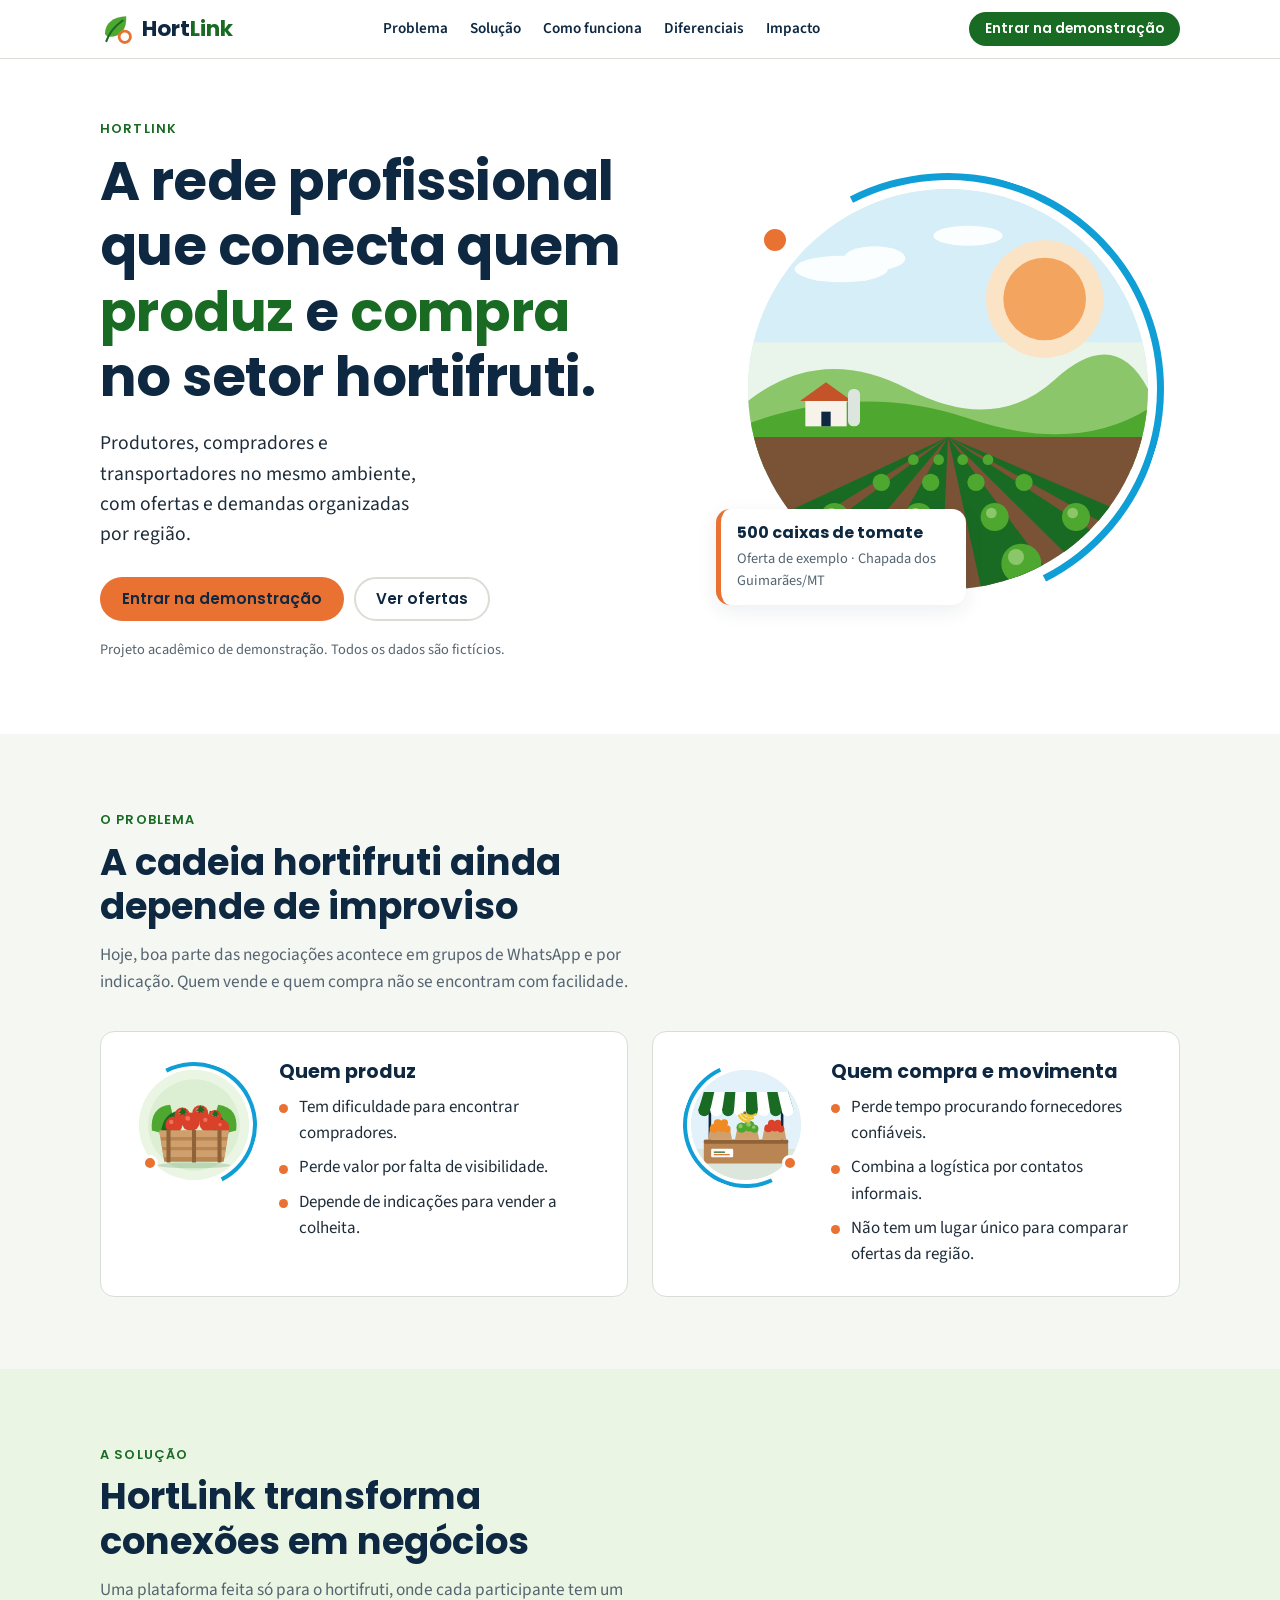
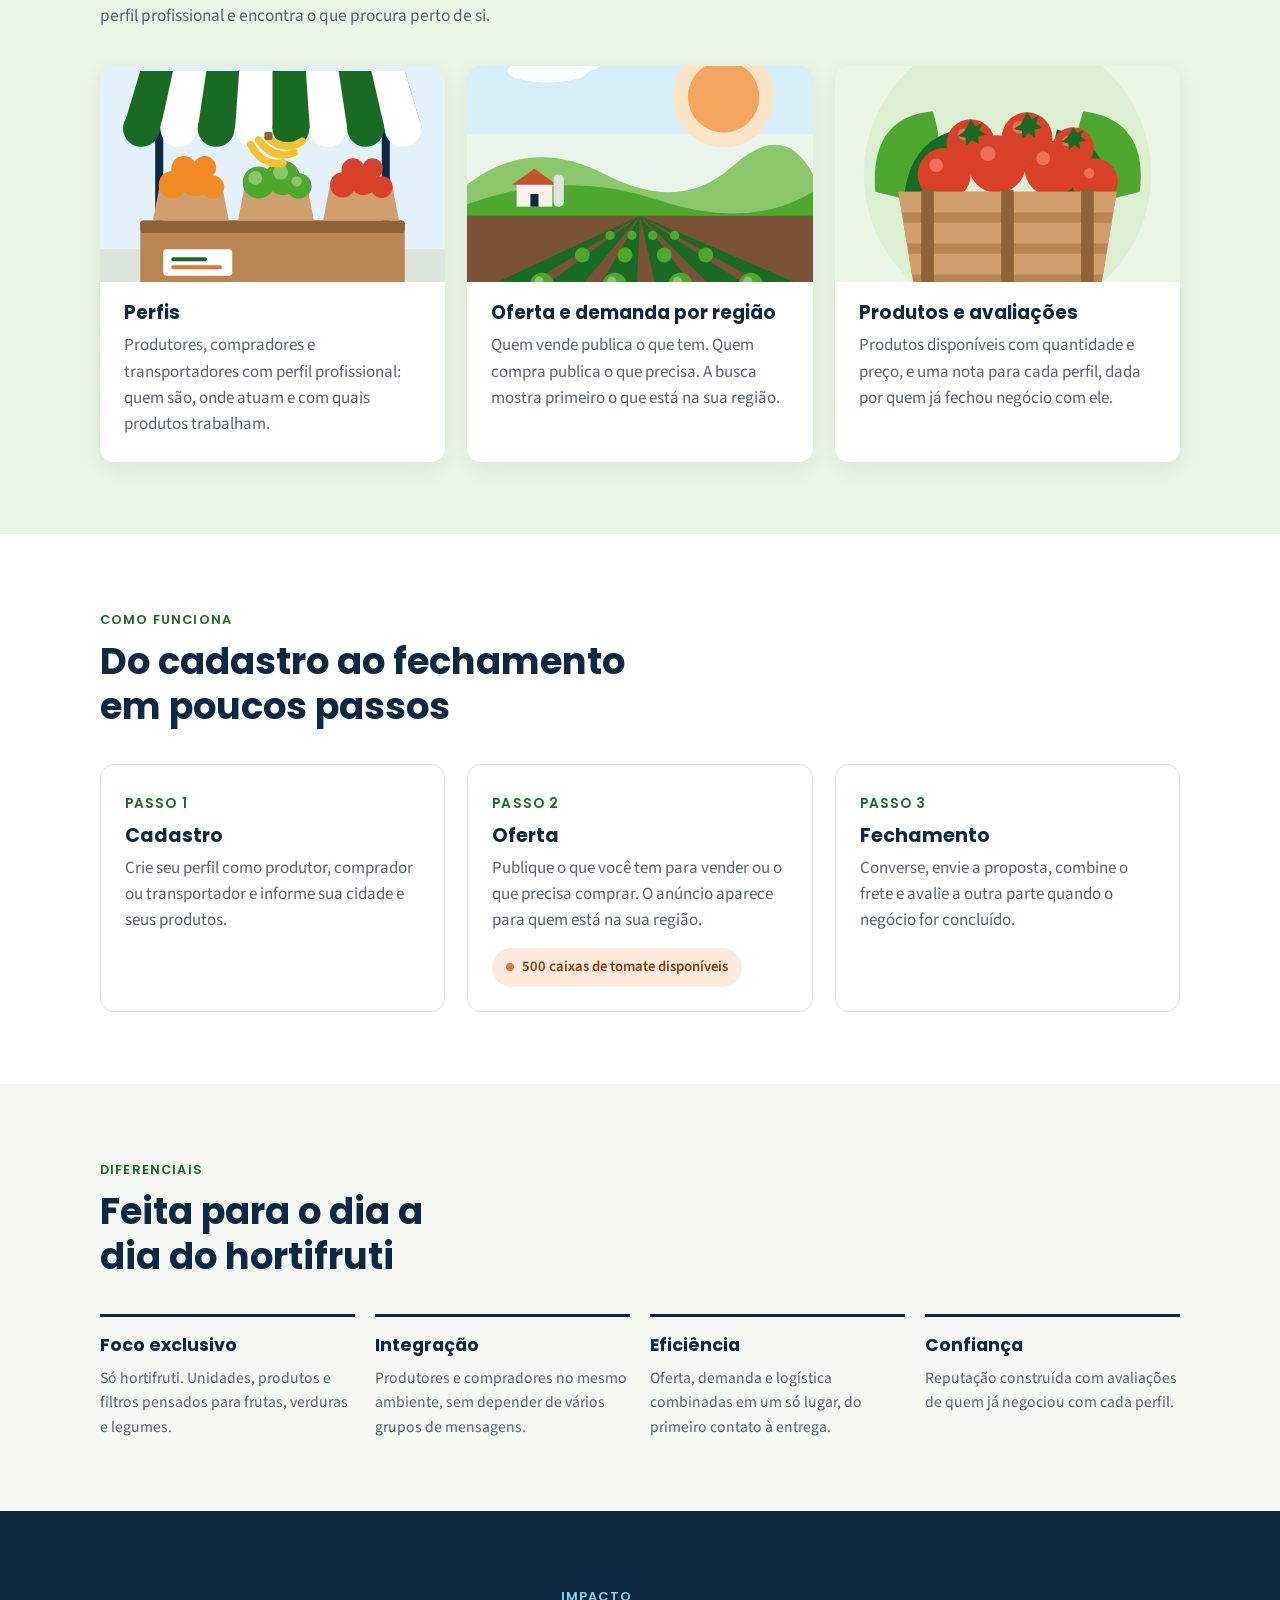
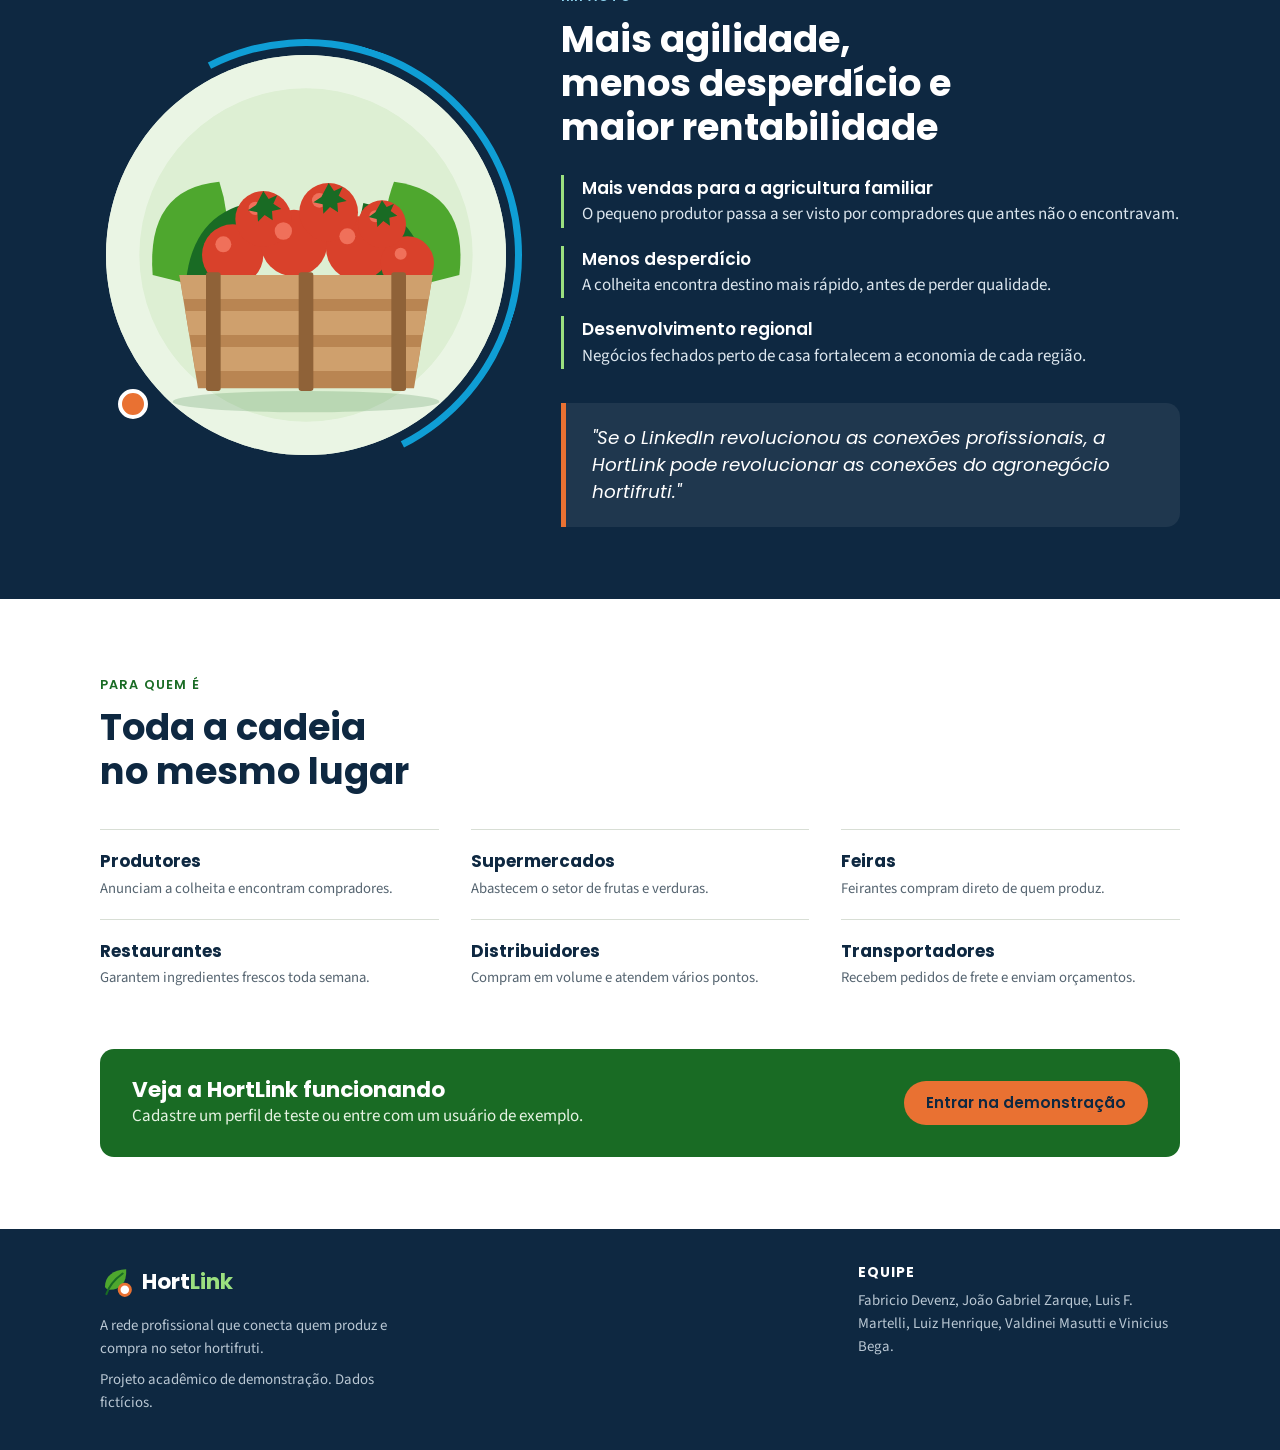
<file: index.html>
<!DOCTYPE html>
<html lang="pt-BR">
<head>
  <meta charset="UTF-8">
  <meta name="viewport" content="width=device-width, initial-scale=1, viewport-fit=cover">
  <title>HortLink</title>
  <meta name="description" content="HortLink: a rede profissional que conecta quem produz e compra no setor hortifruti.">
  <link rel="icon" href="img/logo.svg" type="image/svg+xml">
  <link rel="preconnect" href="https://fonts.googleapis.com">
  <link rel="preconnect" href="https://fonts.gstatic.com" crossorigin>
  <link rel="stylesheet" href="https://fonts.googleapis.com/css2?family=Poppins:wght@500;600;700&family=Source+Sans+3:wght@400;600;700&display=swap">
  <link rel="stylesheet" href="css/style.css">
</head>
<body>

  <!-- Cabeçalho -->
  <header class="topo-landing">
    <div class="container">
      <a class="logo" href="index.html" aria-label="HortLink, página inicial">
        <img src="img/logo.svg" alt="">
        <span>Hort<span>Link</span></span>
      </a>
      <nav class="menu-landing" aria-label="Seções da página">
        <a href="#problema">Problema</a>
        <a href="#solucao">Solução</a>
        <a href="#como-funciona">Como funciona</a>
        <a href="#diferenciais">Diferenciais</a>
        <a href="#impacto">Impacto</a>
      </nav>
      <a class="btn btn-verde btn-pequeno" href="app.html#entrar">Entrar na demonstração</a>
    </div>
  </header>

  <main>

    <!-- 1. Hero -->
    <section class="hero">
      <div class="container">
        <div>
          <span class="sobretitulo">HortLink</span>
          <h1>A rede profissional que conecta quem <em>produz</em> e <em>compra</em> no setor hortifruti.</h1>
          <p class="slogan">Produtores, compradores e transportadores no mesmo ambiente, com ofertas e demandas organizadas por região.</p>
          <div class="linha-botoes">
            <a class="btn btn-primario" href="app.html#entrar">Entrar na demonstração</a>
            <a class="btn btn-contorno" href="app.html#mercado">Ver ofertas</a>
          </div>
          <p class="hero-nota">Projeto acadêmico de demonstração. Todos os dados são fictícios.</p>
        </div>
        <div class="hero-imagem">
          <div class="foto-circular ponto-acima">
            <img src="img/campo.svg" alt="Campo cultivado com fileiras de hortaliças"
                 data-foto="https://images.unsplash.com/photo-1598871569630-f00343aad008?auto=format&fit=crop&w=800&h=800&q=75">
          </div>
          <div class="oferta-exemplo">
            <strong>500 caixas de tomate</strong>
            <span>Oferta de exemplo · Chapada dos Guimarães/MT</span>
          </div>
        </div>
      </div>
    </section>

    <!-- 2. Problema -->
    <section class="secao" id="problema">
      <div class="container">
        <div class="cabecalho-secao">
          <span class="sobretitulo">O problema</span>
          <h2 class="titulo-secao">A cadeia hortifruti ainda depende de improviso</h2>
          <p class="texto-secao">Hoje, boa parte das negociações acontece em grupos de WhatsApp e por indicação. Quem vende e quem compra não se encontram com facilidade.</p>
        </div>
        <div class="duas-colunas">
          <article class="bloco-problema">
            <div class="foto-circular">
              <img src="img/colheita.svg" alt="Tomates recém-colhidos"
                   data-foto="https://images.unsplash.com/photo-1629398781739-9caec1eb9409?auto=format&fit=crop&w=400&h=400&q=75">
            </div>
            <div>
              <h3>Quem produz</h3>
              <ul class="lista-pontos">
                <li>Tem dificuldade para encontrar compradores.</li>
                <li>Perde valor por falta de visibilidade.</li>
                <li>Depende de indicações para vender a colheita.</li>
              </ul>
            </div>
          </article>
          <article class="bloco-problema">
            <div class="foto-circular arco-esquerda">
              <img src="img/feira.svg" alt="Banca com frutas e verduras"
                   data-foto="https://images.unsplash.com/photo-1707736175510-96048f3374de?auto=format&fit=crop&w=400&h=400&q=75">
            </div>
            <div>
              <h3>Quem compra e movimenta</h3>
              <ul class="lista-pontos">
                <li>Perde tempo procurando fornecedores confiáveis.</li>
                <li>Combina a logística por contatos informais.</li>
                <li>Não tem um lugar único para comparar ofertas da região.</li>
              </ul>
            </div>
          </article>
        </div>
      </div>
    </section>

    <!-- 3. Solução -->
    <section class="secao secao-verde" id="solucao">
      <div class="container">
        <div class="cabecalho-secao">
          <span class="sobretitulo">A solução</span>
          <h2 class="titulo-secao">HortLink transforma conexões em negócios</h2>
          <p class="texto-secao">Uma plataforma feita só para o hortifruti, onde cada participante tem um perfil profissional e encontra o que procura perto de si.</p>
        </div>
        <div class="tres-colunas">
          <article class="cartao-solucao">
            <img class="foto-cartao" src="img/feira.svg" alt="Feirante conversando com cliente em banca de frutas e verduras" data-foto="https://images.unsplash.com/photo-1707736175510-96048f3374de?auto=format&fit=crop&w=700&h=440&q=75">
            <h3>Perfis</h3>
            <p>Produtores, compradores e transportadores com perfil profissional: quem são, onde atuam e com quais produtos trabalham.</p>
          </article>
          <article class="cartao-solucao">
            <img class="foto-cartao" src="img/campo.svg" alt="Lavoura de hortaliças em fileiras" data-foto="https://images.unsplash.com/photo-1598871569630-f00343aad008?auto=format&fit=crop&w=700&h=440&q=75">
            <h3>Oferta e demanda por região</h3>
            <p>Quem vende publica o que tem. Quem compra publica o que precisa. A busca mostra primeiro o que está na sua região.</p>
          </article>
          <article class="cartao-solucao">
            <img class="foto-cartao" src="img/colheita.svg" alt="Caixas com tomates recém-colhidos" data-foto="https://images.unsplash.com/photo-1629398781739-9caec1eb9409?auto=format&fit=crop&w=700&h=440&q=75">
            <h3>Produtos e avaliações</h3>
            <p>Produtos disponíveis com quantidade e preço, e uma nota para cada perfil, dada por quem já fechou negócio com ele.</p>
          </article>
        </div>
      </div>
    </section>

    <!-- 4. Como funciona -->
    <section class="secao secao-branca" id="como-funciona">
      <div class="container">
        <div class="cabecalho-secao">
          <span class="sobretitulo">Como funciona</span>
          <h2 class="titulo-secao">Do cadastro ao fechamento em poucos passos</h2>
        </div>
        <ol class="passos">
          <li class="passo">
            <h3>Cadastro</h3>
            <p>Crie seu perfil como produtor, comprador ou transportador e informe sua cidade e seus produtos.</p>
          </li>
          <li class="passo">
            <h3>Oferta</h3>
            <p>Publique o que você tem para vender ou o que precisa comprar. O anúncio aparece para quem está na sua região.</p>
            <span class="exemplo-oferta">500 caixas de tomate disponíveis</span>
          </li>
          <li class="passo">
            <h3>Fechamento</h3>
            <p>Converse, envie a proposta, combine o frete e avalie a outra parte quando o negócio for concluído.</p>
          </li>
        </ol>
      </div>
    </section>

    <!-- 5. Diferenciais -->
    <section class="secao" id="diferenciais">
      <div class="container">
        <div class="cabecalho-secao">
          <span class="sobretitulo">Diferenciais</span>
          <h2 class="titulo-secao">Feita para o dia a dia do hortifruti</h2>
        </div>
        <div class="quatro-colunas">
          <article class="diferencial">
            <h3>Foco exclusivo</h3>
            <p>Só hortifruti. Unidades, produtos e filtros pensados para frutas, verduras e legumes.</p>
          </article>
          <article class="diferencial">
            <h3>Integração</h3>
            <p>Produtores e compradores no mesmo ambiente, sem depender de vários grupos de mensagens.</p>
          </article>
          <article class="diferencial">
            <h3>Eficiência</h3>
            <p>Oferta, demanda e logística combinadas em um só lugar, do primeiro contato à entrega.</p>
          </article>
          <article class="diferencial">
            <h3>Confiança</h3>
            <p>Reputação construída com avaliações de quem já negociou com cada perfil.</p>
          </article>
        </div>
      </div>
    </section>

    <!-- 6. Impacto -->
    <section class="secao secao-marinho" id="impacto">
      <div class="container impacto">
        <div class="foto-circular">
          <img src="img/colheita.svg" alt="Caixas com hortaliças prontas para a venda"
               data-foto="https://images.unsplash.com/photo-1669154777196-aca4d45b581a?auto=format&fit=crop&w=800&h=800&q=75">
        </div>
        <div>
          <span class="sobretitulo">Impacto</span>
          <h2 class="titulo-secao">Mais agilidade, menos desperdício e maior rentabilidade</h2>
          <ul class="lista-impacto">
            <li>
              <div><strong>Mais vendas para a agricultura familiar</strong>O pequeno produtor passa a ser visto por compradores que antes não o encontravam.</div>
            </li>
            <li>
              <div><strong>Menos desperdício</strong>A colheita encontra destino mais rápido, antes de perder qualidade.</div>
            </li>
            <li>
              <div><strong>Desenvolvimento regional</strong>Negócios fechados perto de casa fortalecem a economia de cada região.</div>
            </li>
          </ul>
          <p class="frase-final">"Se o LinkedIn revolucionou as conexões profissionais, a HortLink pode revolucionar as conexões do agronegócio hortifruti."</p>
        </div>
      </div>
    </section>

    <!-- 7. Para quem é -->
    <section class="secao secao-branca" id="para-quem">
      <div class="container">
        <div class="cabecalho-secao">
          <span class="sobretitulo">Para quem é</span>
          <h2 class="titulo-secao">Toda a cadeia no mesmo lugar</h2>
        </div>
        <div class="publicos">
          <div class="publico">
            <div><strong>Produtores</strong><span>Anunciam a colheita e encontram compradores.</span></div>
          </div>
          <div class="publico">
            <div><strong>Supermercados</strong><span>Abastecem o setor de frutas e verduras.</span></div>
          </div>
          <div class="publico">
            <div><strong>Feiras</strong><span>Feirantes compram direto de quem produz.</span></div>
          </div>
          <div class="publico">
            <div><strong>Restaurantes</strong><span>Garantem ingredientes frescos toda semana.</span></div>
          </div>
          <div class="publico">
            <div><strong>Distribuidores</strong><span>Compram em volume e atendem vários pontos.</span></div>
          </div>
          <div class="publico">
            <div><strong>Transportadores</strong><span>Recebem pedidos de frete e enviam orçamentos.</span></div>
          </div>
        </div>

        <div class="chamada-final">
          <div>
            <h3>Veja a HortLink funcionando</h3>
            <p>Cadastre um perfil de teste ou entre com um usuário de exemplo.</p>
          </div>
          <a class="btn btn-primario" href="app.html#entrar">Entrar na demonstração</a>
        </div>
      </div>
    </section>

  </main>

  <!-- 8. Rodapé -->
  <footer class="rodape">
    <div class="container">
      <div>
        <a class="logo" href="index.html" aria-label="HortLink, página inicial">
          <img src="img/logo.svg" alt="">
          <span>Hort<span>Link</span></span>
        </a>
        <p class="rodape-texto">A rede profissional que conecta quem produz e compra no setor hortifruti.</p>
        <p class="rodape-texto">Projeto acadêmico de demonstração. Dados fictícios.</p>
      </div>
      <div>
        <h4>Equipe</h4>
        <p>Fabricio Devenz, João Gabriel Zarque, Luis F. Martelli, Luiz Henrique, Valdinei Masutti e Vinicius Bega.</p>
      </div>
    </div>
  </footer>

  <script>
    // Troca as ilustrações por fotos quando há internet.
    // Se a foto não carregar, a ilustração continua no lugar.
    document.querySelectorAll('img[data-foto]').forEach(function (imagem) {
      var foto = new Image();
      foto.onload = function () { imagem.src = foto.src; };
      foto.src = imagem.dataset.foto;
    });
  </script>
</body>
</html>
</file>
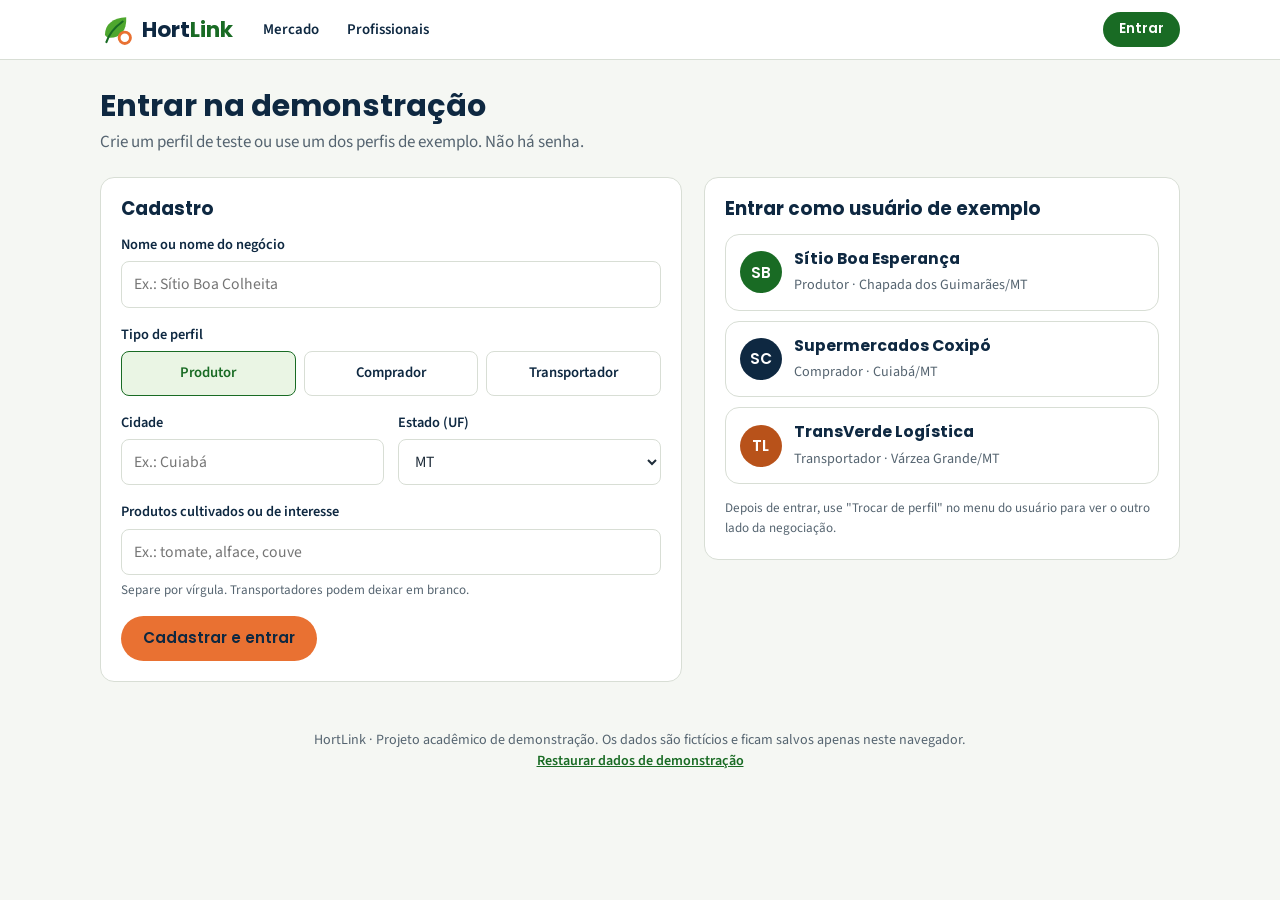
<file: app.html>
<!DOCTYPE html>
<html lang="pt-BR">
<head>
  <meta charset="UTF-8">
  <meta name="viewport" content="width=device-width, initial-scale=1, viewport-fit=cover">
  <title>HortLink | Demonstração</title>
  <meta name="description" content="Demonstração da HortLink, a rede profissional do setor hortifruti.">
  <link rel="icon" href="img/logo.svg" type="image/svg+xml">
  <link rel="preconnect" href="https://fonts.googleapis.com">
  <link rel="preconnect" href="https://fonts.gstatic.com" crossorigin>
  <link rel="stylesheet" href="https://fonts.googleapis.com/css2?family=Poppins:wght@500;600;700&family=Source+Sans+3:wght@400;600;700&display=swap">
  <link rel="stylesheet" href="css/style.css">
</head>
<body>

  <!-- O cabeçalho e o conteúdo são desenhados pelo js/app.js -->
  <header class="topo-app" id="topo"></header>

  <main class="principal container" id="conteudo"></main>

  <footer class="rodape-app container">
    <p>HortLink · Projeto acadêmico de demonstração. Os dados são fictícios e ficam salvos apenas neste navegador.</p>
    <p><button type="button" class="btn-texto" data-acao="pedirRestauracao">Restaurar dados de demonstração</button></p>
  </footer>

  <!-- Janela usada para confirmações e formulários curtos -->
  <div class="modal" id="modal" hidden></div>

  <!-- Avisos rápidos que aparecem no rodapé da tela -->
  <div class="avisos" id="avisos" aria-live="polite"></div>

  <script src="js/dados.js"></script>
  <script src="js/app.js"></script>
</body>
</html>
</file>
<file: css/style.css>
/* ==========================================================
   HortLink: estilos da landing page e da aplicação
   Organização do arquivo:
   1. Cores e medidas (variáveis)
   2. Base (texto, links, botões, formulários)
   3. Landing page
   4. Aplicação (cabeçalho, cartões, telas)
   5. Ajustes para celular
   ========================================================== */

/* ---------- 1. Cores e medidas ---------- */
:root {
  color-scheme: light;

  /* Paleta da apresentação do projeto */
  --verde-escuro: #196B24;
  --verde: #4EA72E;
  --verde-claro: #EAF5E4;
  --laranja: #E97132;
  --laranja-claro: #FCEBDD;
  --ciano: #0F9ED5;
  --ciano-claro: #E2F3FA;
  --marinho: #0E2841;
  --cinza: #E8E8E8;

  /* Tons de apoio */
  --fundo: #F5F7F3;
  --branco: #FFFFFF;
  --texto: #1F2D3A;
  --texto-suave: #556470;
  --borda: #D8DED5;
  --erro: #B3261E;

  --fonte-titulo: "Poppins", "Segoe UI", Arial, sans-serif;
  --fonte-texto: "Source Sans 3", "Segoe UI", Arial, sans-serif;

  --raio: 14px;
  --raio-pequeno: 8px;
  --sombra: 0 6px 20px rgba(14, 40, 65, 0.08);
  --largura: 1120px;
}

/* ---------- 2. Base ---------- */
*, *::before, *::after { box-sizing: border-box; }

[hidden] { display: none !important; }

html { scroll-behavior: smooth; }

body {
  margin: 0;
  background: var(--fundo);
  color: var(--texto);
  font-family: var(--fonte-texto);
  font-size: 17px;
  line-height: 1.55;
}

h1, h2, h3, h4 {
  font-family: var(--fonte-titulo);
  color: var(--marinho);
  line-height: 1.2;
  margin: 0;
  text-wrap: balance;
}

p { margin: 0; }
img { max-width: 100%; }
a { color: var(--verde-escuro); }
ul, ol { margin: 0; padding: 0; list-style: none; }

:focus-visible {
  outline: 3px solid var(--ciano);
  outline-offset: 2px;
}

.container {
  width: 100%;
  max-width: var(--largura);
  margin-inline: auto;
  padding-inline: 20px;
}

.so-leitor {
  position: absolute;
  width: 1px;
  height: 1px;
  overflow: hidden;
  clip: rect(0 0 0 0);
  white-space: nowrap;
}

/* Logotipo */
.logo {
  display: inline-flex;
  align-items: center;
  gap: 8px;
  font-family: var(--fonte-titulo);
  font-weight: 700;
  font-size: 1.35rem;
  color: var(--marinho);
  text-decoration: none;
}
.logo svg, .logo img { width: 34px; height: 34px; flex: none; }
.logo span span { color: var(--verde-escuro); }

/* Botões */
.btn {
  display: inline-flex;
  align-items: center;
  justify-content: center;
  gap: 8px;
  padding: 11px 20px;
  border: 2px solid transparent;
  border-radius: 999px;
  font-family: var(--fonte-titulo);
  font-weight: 600;
  font-size: 0.95rem;
  line-height: 1.2;
  text-decoration: none;
  cursor: pointer;
  transition: transform 0.12s ease, box-shadow 0.12s ease, background 0.12s ease;
}
.btn:hover { transform: translateY(-1px); box-shadow: var(--sombra); }
.btn:active { transform: none; }
.btn-primario { background: var(--laranja); color: var(--marinho); }
.btn-primario:hover { background: #F08243; }
.btn-verde { background: var(--verde-escuro); color: var(--branco); }
.btn-verde:hover { background: #14591D; }
.btn-contorno { background: var(--branco); color: var(--marinho); border-color: var(--borda); }
.btn-contorno:hover { border-color: var(--marinho); }
.btn-claro { background: transparent; color: var(--branco); border-color: rgba(255, 255, 255, 0.6); }
.btn-pequeno { padding: 7px 14px; font-size: 0.85rem; }
.btn-texto {
  background: none;
  border: none;
  padding: 0;
  color: var(--verde-escuro);
  font: inherit;
  font-weight: 600;
  text-decoration: underline;
  cursor: pointer;
}

/* Formulários */
.campo { display: flex; flex-direction: column; gap: 5px; min-width: 0; }
.campo label, .rotulo {
  font-weight: 600;
  font-size: 0.9rem;
  color: var(--marinho);
}
.campo small { color: var(--texto-suave); font-size: 0.82rem; }
input, select, textarea {
  width: 100%;
  padding: 10px 12px;
  border: 1.5px solid var(--borda);
  border-radius: var(--raio-pequeno);
  background: var(--branco);
  color: var(--texto);
  font: inherit;
  font-size: 0.98rem;
}
input:focus, select:focus, textarea:focus { border-color: var(--ciano); }
textarea { resize: vertical; min-height: 76px; }
.grade-formulario {
  display: grid;
  grid-template-columns: repeat(auto-fit, minmax(170px, 1fr));
  gap: 14px;
}
.campo-largo { grid-column: 1 / -1; }
.linha-botoes { display: flex; flex-wrap: wrap; gap: 10px; align-items: center; }

/* ---------- 3. Landing page ---------- */
.topo-landing {
  position: sticky;
  top: env(safe-area-inset-top, 0px);
  z-index: 20;
  background: rgba(255, 255, 255, 0.95);
  border-bottom: 1px solid var(--borda);
}
.topo-landing .container {
  display: flex;
  align-items: center;
  justify-content: space-between;
  gap: 16px;
  padding-block: 12px;
}
.menu-landing { display: flex; gap: 22px; }
.menu-landing a {
  color: var(--marinho);
  text-decoration: none;
  font-weight: 600;
  font-size: 0.95rem;
}
.menu-landing a:hover { color: var(--verde-escuro); }

.secao { padding-block: 72px; overflow: hidden; }
.secao-branca { background: var(--branco); }
.secao-verde { background: var(--verde-claro); }
.secao-marinho { background: var(--marinho); color: #DCE6EE; }
.secao-marinho h2, .secao-marinho h3 { color: var(--branco); }

.sobretitulo {
  display: inline-block;
  font-family: var(--fonte-titulo);
  font-weight: 600;
  font-size: 0.8rem;
  letter-spacing: 0.09em;
  text-transform: uppercase;
  color: var(--verde-escuro);
  margin-bottom: 10px;
}
.secao-marinho .sobretitulo { color: #8FD3EE; }
.titulo-secao { font-size: clamp(1.6rem, 3.4vw, 2.3rem); max-width: 22ch; }
.texto-secao { margin-top: 14px; max-width: 62ch; color: var(--texto-suave); font-size: 1.08rem; }
.cabecalho-secao { margin-bottom: 36px; }

/* Hero */
.hero { background: var(--branco); padding-block: 56px 72px; overflow: hidden; }
.hero .container {
  display: grid;
  grid-template-columns: minmax(0, 1.1fr) minmax(0, 0.9fr);
  gap: 48px;
  align-items: center;
}
.hero h1 { font-size: clamp(2.1rem, 5vw, 3.4rem); letter-spacing: -0.01em; }
.hero h1 em { font-style: normal; color: var(--verde-escuro); }
.hero .slogan { margin-top: 18px; font-size: 1.22rem; max-width: 34ch; color: var(--texto); }
.hero .linha-botoes { margin-top: 28px; }
.hero-nota { margin-top: 18px; font-size: 0.9rem; color: var(--texto-suave); }
.hero-imagem { position: relative; display: flex; justify-content: center; padding: 24px; }

/* Imagem circular com arco ciano e ponto laranja (motivo da apresentação) */
.foto-circular {
  position: relative;
  width: min(100%, 400px);
  aspect-ratio: 1;
  flex: none;
}
.foto-circular img {
  display: block;
  width: 100%;
  height: 100%;
  object-fit: cover;
  border-radius: 50%;
  background: var(--verde-claro);
}
.foto-circular::before {
  content: "";
  position: absolute;
  inset: -16px;
  border-radius: 50%;
  border: 7px solid transparent;
  border-top-color: var(--ciano);
  border-right-color: var(--ciano);
  transform: rotate(18deg);
  pointer-events: none;
}
.foto-circular::after {
  content: "";
  position: absolute;
  left: 3%;
  bottom: 9%;
  width: 30px;
  height: 30px;
  border-radius: 50%;
  background: var(--laranja);
  border: 4px solid var(--branco);
}
.foto-circular.pequena { width: min(100%, 250px); }
.foto-circular.pequena::before { inset: -11px; border-width: 5px; }
.foto-circular.pequena::after { width: 22px; height: 22px; border-width: 3px; }
.foto-circular.ponto-acima::after { bottom: auto; top: 9%; }
.foto-circular.arco-esquerda::before { transform: rotate(-160deg); }
.foto-circular.arco-esquerda::after { left: auto; right: 3%; }

/* Cartão de exemplo de oferta sobre a imagem do hero */
.oferta-exemplo {
  position: absolute;
  left: 0;
  bottom: 8px;
  display: flex;
  flex-direction: column;
  gap: 2px;
  padding: 12px 16px;
  background: var(--branco);
  border-radius: var(--raio);
  box-shadow: var(--sombra);
  border-left: 5px solid var(--laranja);
  font-size: 0.9rem;
  max-width: 250px;
}
.oferta-exemplo strong { font-family: var(--fonte-titulo); color: var(--marinho); font-size: 1rem; }
.oferta-exemplo span { color: var(--texto-suave); }

/* Problema */
.duas-colunas { display: grid; grid-template-columns: repeat(2, minmax(0, 1fr)); gap: 24px; }
.bloco-problema {
  display: flex;
  gap: 20px;
  align-items: flex-start;
  padding: 28px;
  background: var(--branco);
  border-radius: var(--raio);
  border: 1px solid var(--borda);
}
.bloco-problema .foto-circular { width: 110px; margin: 10px; }
.bloco-problema .foto-circular::before { inset: -8px; border-width: 4px; }
.bloco-problema .foto-circular::after { width: 16px; height: 16px; border-width: 3px; }
.bloco-problema h3 { font-size: 1.2rem; margin-bottom: 10px; }
.lista-pontos { display: flex; flex-direction: column; gap: 8px; }
.lista-pontos li { position: relative; padding-left: 20px; }
.lista-pontos li::before {
  content: "";
  position: absolute;
  left: 0;
  top: 0.62em;
  width: 9px;
  height: 9px;
  border-radius: 50%;
  background: var(--laranja);
}

/* Solução */
.tres-colunas { display: grid; grid-template-columns: repeat(3, minmax(0, 1fr)); gap: 22px; }
.cartao-solucao {
  background: var(--branco);
  border-radius: var(--raio);
  overflow: hidden;
  box-shadow: var(--sombra);
  padding-bottom: 24px;
}
.foto-cartao {
  display: block;
  width: 100%;
  aspect-ratio: 16 / 10;
  object-fit: cover;
  background: var(--cinza);
}
.cartao-solucao h3 { font-size: 1.15rem; margin: 20px 24px 8px; }
.cartao-solucao p { color: var(--texto-suave); margin: 0 24px; }

/* Como funciona */
.passos {
  display: grid;
  grid-template-columns: repeat(3, minmax(0, 1fr));
  gap: 22px;
  counter-reset: passo;
}
.passo {
  position: relative;
  padding: 28px 24px 24px;
  background: var(--branco);
  border-radius: var(--raio);
  border: 1px solid var(--borda);
}
.passo::before {
  counter-increment: passo;
  content: "Passo " counter(passo);
  display: block;
  color: var(--verde-escuro);
  font-family: var(--fonte-titulo);
  font-weight: 600;
  font-size: 0.85rem;
  letter-spacing: 0.08em;
  text-transform: uppercase;
  margin-bottom: 10px;
}
.passo h3 { font-size: 1.2rem; margin-bottom: 8px; }
.passo p { color: var(--texto-suave); }
.exemplo-oferta {
  display: inline-flex;
  align-items: center;
  gap: 8px;
  margin-top: 14px;
  padding: 8px 14px;
  border-radius: 999px;
  background: var(--laranja-claro);
  color: #8A3A0B;
  font-weight: 600;
  font-size: 0.92rem;
}
.exemplo-oferta::before {
  content: "";
  width: 8px;
  height: 8px;
  border-radius: 50%;
  background: var(--laranja);
  flex: none;
}

/* Diferenciais */
.quatro-colunas { display: grid; grid-template-columns: repeat(4, minmax(0, 1fr)); gap: 20px; }
.diferencial { display: flex; flex-direction: column; gap: 10px; padding-top: 18px; border-top: 3px solid var(--marinho); }
.diferencial h3 { font-size: 1.1rem; }
.diferencial p { color: var(--texto-suave); font-size: 0.98rem; }

/* Impacto */
.impacto { display: grid; grid-template-columns: minmax(0, 0.8fr) minmax(0, 1.2fr); gap: 48px; align-items: center; }
.impacto .foto-circular { margin: 20px auto; }
.lista-impacto { display: flex; flex-direction: column; gap: 18px; margin-top: 26px; }
.lista-impacto li { padding-left: 18px; border-left: 3px solid #9BE07F; }
.lista-impacto strong { display: block; color: var(--branco); font-family: var(--fonte-titulo); font-weight: 600; }
.frase-final {
  margin-top: 34px;
  padding: 22px 26px;
  border-left: 5px solid var(--laranja);
  background: rgba(255, 255, 255, 0.07);
  border-radius: 0 var(--raio) var(--raio) 0;
  font-family: var(--fonte-titulo);
  font-size: 1.15rem;
  font-style: italic;
  line-height: 1.45;
  color: var(--branco);
}

/* Para quem é */
.publicos { display: grid; grid-template-columns: repeat(3, minmax(0, 1fr)); column-gap: 32px; }
.publico {
  padding: 18px 0;
  border-top: 1px solid var(--borda);
}
.publico strong { font-family: var(--fonte-titulo); color: var(--marinho); display: block; }
.publico span { color: var(--texto-suave); font-size: 0.92rem; }

.chamada-final {
  display: flex;
  flex-wrap: wrap;
  align-items: center;
  justify-content: space-between;
  gap: 20px;
  margin-top: 40px;
  padding: 28px 32px;
  background: var(--verde-escuro);
  border-radius: var(--raio);
  color: #E6F3E2;
}
.chamada-final h3 { color: var(--branco); font-size: 1.35rem; }

/* Rodapé */
.rodape { background: var(--marinho); color: #B9C7D3; padding-block: 36px; font-size: 0.93rem; }
.rodape .container { display: flex; flex-wrap: wrap; gap: 24px 48px; justify-content: space-between; }
.rodape .logo { color: var(--branco); }
.rodape .logo span span { color: #9BE07F; }
.rodape h4 { color: var(--branco); font-size: 0.85rem; letter-spacing: 0.08em; text-transform: uppercase; margin-bottom: 8px; }
.rodape p { max-width: 46ch; }
.rodape-texto { margin-top: 8px; }
.rodape-app { background: transparent; color: var(--texto-suave); padding-block: 24px 40px; text-align: center; font-size: 0.88rem; }

/* ---------- 4. Aplicação ---------- */
.topo-app {
  position: sticky;
  top: env(safe-area-inset-top, 0px);
  z-index: 30;
  background: var(--branco);
  border-bottom: 1px solid var(--borda);
}
.topo-app .container {
  display: flex;
  align-items: center;
  gap: 18px;
  padding-block: 10px;
  flex-wrap: wrap;
}
.menu-app { display: flex; gap: 4px; flex: 1; min-width: 0; }
.menu-app a {
  padding: 8px 12px;
  border-radius: 999px;
  color: var(--marinho);
  text-decoration: none;
  font-weight: 600;
  font-size: 0.93rem;
  white-space: nowrap;
}
.menu-app a:hover { background: var(--fundo); }
.menu-app a.ativo { background: var(--verde-claro); color: var(--verde-escuro); }
.topo-acoes { display: flex; align-items: center; gap: 10px; margin-left: auto; }

/* Menus suspensos (sino e usuário) feitos com <details> */
.suspenso { position: relative; }
.suspenso > summary { list-style: none; cursor: pointer; }
.suspenso > summary::-webkit-details-marker { display: none; }
.suspenso-caixa {
  position: absolute;
  right: 0;
  top: calc(100% + 8px);
  width: min(330px, calc(100vw - 32px));
  background: var(--branco);
  border: 1px solid var(--borda);
  border-radius: var(--raio);
  box-shadow: var(--sombra);
  padding: 8px;
  z-index: 40;
}
.suspenso-caixa h4 { padding: 8px 10px; font-size: 0.95rem; }
.item-menu {
  display: block;
  width: 100%;
  padding: 9px 10px;
  border: none;
  border-radius: var(--raio-pequeno);
  background: none;
  color: var(--texto);
  font: inherit;
  font-size: 0.95rem;
  text-align: left;
  text-decoration: none;
  cursor: pointer;
}
.item-menu:hover { background: var(--fundo); }
.item-menu small { display: block; color: var(--texto-suave); }
.item-menu.nao-lida { background: var(--laranja-claro); }
.botao-sino {
  position: relative;
  display: inline-flex;
  align-items: center;
  justify-content: center;
  width: 42px;
  height: 42px;
  border-radius: 50%;
  border: 1.5px solid var(--borda);
  color: var(--marinho);
  background: var(--branco);
}
.botao-sino svg { width: 21px; height: 21px; }
.contador {
  position: absolute;
  top: -4px;
  right: -4px;
  min-width: 20px;
  height: 20px;
  padding: 0 5px;
  border-radius: 999px;
  background: var(--laranja);
  color: var(--marinho);
  font-size: 0.75rem;
  font-weight: 700;
  line-height: 20px;
  text-align: center;
}
.botao-usuario {
  display: inline-flex;
  align-items: center;
  gap: 8px;
  padding: 4px 12px 4px 4px;
  border: 1.5px solid var(--borda);
  border-radius: 999px;
  font-weight: 600;
  font-size: 0.9rem;
  color: var(--marinho);
  max-width: 220px;
}
.botao-usuario span { overflow: hidden; text-overflow: ellipsis; white-space: nowrap; }

.principal { padding-block: 28px 24px; min-height: 70vh; }
.cabecalho-tela {
  display: flex;
  flex-wrap: wrap;
  align-items: flex-end;
  justify-content: space-between;
  gap: 14px;
  margin-bottom: 22px;
}
.cabecalho-tela h1 { font-size: clamp(1.45rem, 3vw, 1.9rem); }
.cabecalho-tela p { color: var(--texto-suave); margin-top: 4px; }
.subtitulo { font-size: 1.15rem; margin: 30px 0 14px; }
.vazio {
  padding: 26px;
  border: 1.5px dashed var(--borda);
  border-radius: var(--raio);
  color: var(--texto-suave);
  text-align: center;
  background: var(--branco);
}

/* Cartões */
.cartao {
  background: var(--branco);
  border: 1px solid var(--borda);
  border-radius: var(--raio);
  padding: 20px;
  min-width: 0;
}
.grade { display: grid; grid-template-columns: repeat(auto-fill, minmax(min(290px, 100%), 1fr)); gap: 16px; }
.pilha { display: flex; flex-direction: column; gap: 16px; }

/* Avatar com as iniciais; a cor muda conforme o tipo de perfil */
.avatar {
  display: inline-flex;
  align-items: center;
  justify-content: center;
  width: 42px;
  height: 42px;
  border-radius: 50%;
  background: var(--verde-escuro);
  color: var(--branco);
  font-family: var(--fonte-titulo);
  font-weight: 600;
  font-size: 0.95rem;
  flex: none;
}
.avatar.comprador { background: var(--marinho); }
.avatar.transportador { background: #B8521A; }
.avatar.pequeno { width: 32px; height: 32px; font-size: 0.75rem; }
.avatar.grande { width: 84px; height: 84px; font-size: 1.7rem; }

/* Selos (etiquetas) */
.selo {
  display: inline-flex;
  align-items: center;
  gap: 5px;
  padding: 3px 10px;
  border-radius: 999px;
  font-size: 0.78rem;
  font-weight: 700;
  letter-spacing: 0.02em;
  background: var(--cinza);
  color: var(--marinho);
  white-space: nowrap;
}
.selo-oferta, .selo-produtor { background: var(--verde-claro); color: var(--verde-escuro); }
.selo-demanda, .selo-comprador { background: var(--ciano-claro); color: #095F82; }
.selo-transportador { background: var(--laranja-claro); color: #8A3A0B; }
.selo-regiao { background: var(--laranja); color: var(--marinho); }
.selo-sucesso { background: var(--verde-escuro); color: var(--branco); }
.selo-alerta { background: #FFF1C9; color: #6B4E00; }
.selo-erro { background: #FBE3E1; color: var(--erro); }

/* Estrelas: a variável --nota (0 a 5) define quanto fica pintado */
.estrelas {
  display: inline-block;
  width: max-content;
  flex: none;
  font-size: 1.05rem;
  line-height: 1;
  background: linear-gradient(90deg, var(--laranja) calc(var(--nota) / 5 * 100%), #CBD3C8 calc(var(--nota) / 5 * 100%));
  -webkit-background-clip: text;
  background-clip: text;
  color: transparent;
}
.estrelas::before { content: "★★★★★"; }
.nota { display: inline-flex; align-items: center; gap: 6px; font-size: 0.88rem; color: var(--texto-suave); white-space: nowrap; }
.nota strong { color: var(--marinho); }

/* Cartão de oferta ou demanda */
.anuncio { display: flex; flex-direction: column; gap: 12px; }
.anuncio.na-regiao { border-color: var(--laranja); box-shadow: 0 0 0 2px var(--laranja-claro); }
.anuncio-topo { display: flex; gap: 12px; align-items: flex-start; }
.produto-icone {
  --cor: var(--verde-escuro);
  --tinta: var(--verde-claro);
  display: flex;
  align-items: center;
  justify-content: center;
  width: 52px;
  height: 52px;
  border-radius: 10px;
  background: var(--tinta);
  color: var(--cor);
  box-shadow: inset 0 -4px 0 var(--cor);
  font-family: var(--fonte-titulo);
  font-weight: 700;
  font-size: 0.8rem;
  letter-spacing: 0.06em;
  flex: none;
}
.produto-icone.pequeno { width: 42px; height: 42px; font-size: 0.7rem; box-shadow: inset 0 -3px 0 var(--cor); }
.produto-icone svg { width: 24px; height: 24px; }
/* Uma cor por produto */
.cor-tom { --cor: #B3261E; --tinta: #FBE3E1; }
.cor-mor { --cor: #A3123A; --tinta: #FCE4EA; }
.cor-alf { --cor: #2E7D1F; --tinta: #E6F4DD; }
.cor-cou { --cor: #196B24; --tinta: #DCEDD9; }
.cor-ban { --cor: #7A5B00; --tinta: #FFF3C4; }
.cor-lar { --cor: #A84A0F; --tinta: #FDE6D3; }
.cor-lim { --cor: #4A7A0C; --tinta: #EEF7D6; }
.cor-mam { --cor: #9A4A00; --tinta: #FFE9CC; }
.cor-bat { --cor: #6B4F2A; --tinta: #F1E7D8; }
.cor-cen { --cor: #B4500B; --tinta: #FDE8D7; }
.cor-ceb { --cor: #6E3B6E; --tinta: #F1E3F0; }
.cor-outro { --cor: var(--marinho); --tinta: var(--cinza); }
.cor-frete { --cor: var(--marinho); --tinta: var(--ciano-claro); }
/* Ícone pequeno antes de um texto (local, data) */
.linha-icone { display: inline-flex; align-items: center; gap: 6px; }
.icone-linha { width: 15px; height: 15px; flex: none; color: var(--verde-escuro); }
.anuncio h3 { font-size: 1.08rem; }
.anuncio-preco { font-family: var(--fonte-titulo); font-weight: 600; color: var(--verde-escuro); font-size: 1.05rem; }
.anuncio-preco small { font-family: var(--fonte-texto); font-weight: 400; color: var(--texto-suave); font-size: 0.85rem; }
.anuncio-detalhes { display: flex; flex-direction: column; gap: 3px; font-size: 0.92rem; color: var(--texto-suave); }
.anuncio-rodape {
  display: flex;
  flex-wrap: wrap;
  align-items: center;
  justify-content: space-between;
  gap: 10px;
  margin-top: auto;
  padding-top: 12px;
  border-top: 1px solid var(--borda);
}
.pessoa { display: flex; align-items: center; gap: 9px; min-width: 0; text-decoration: none; color: inherit; }
.pessoa-nome { font-weight: 600; color: var(--marinho); font-size: 0.92rem; line-height: 1.25; }
.linha-selos { display: flex; flex-wrap: wrap; gap: 6px; }
.dica { font-size: 0.82rem; color: var(--texto-suave); }

/* Filtros */
.filtros {
  display: grid;
  grid-template-columns: repeat(auto-fit, minmax(150px, 1fr));
  gap: 12px;
  padding: 16px;
  background: var(--branco);
  border: 1px solid var(--borda);
  border-radius: var(--raio);
  margin-bottom: 20px;
}
.titulo-grupo {
  display: flex;
  align-items: center;
  gap: 10px;
  margin: 22px 0 12px;
  font-size: 1.05rem;
}

/* Tela de entrada */
.entrada { display: grid; grid-template-columns: minmax(0, 1.1fr) minmax(0, 0.9fr); gap: 22px; align-items: start; }
.opcoes-tipo { display: grid; grid-template-columns: repeat(3, minmax(0, 1fr)); gap: 8px; }
.opcoes-tipo label {
  display: flex;
  align-items: center;
  justify-content: center;
  padding: 10px 8px;
  border: 1.5px solid var(--borda);
  border-radius: var(--raio-pequeno);
  font-weight: 600;
  font-size: 0.92rem;
  color: var(--marinho);
  cursor: pointer;
  text-align: center;
}
.opcoes-tipo input { position: absolute; opacity: 0; width: 1px; height: 1px; }
.opcoes-tipo label:has(input:checked) { border-color: var(--verde-escuro); background: var(--verde-claro); color: var(--verde-escuro); }
.opcoes-tipo label:has(input:focus-visible) { outline: 3px solid var(--ciano); outline-offset: 2px; }
.exemplo-usuario {
  display: flex;
  align-items: center;
  gap: 12px;
  width: 100%;
  padding: 12px 14px;
  border: 1.5px solid var(--borda);
  border-radius: var(--raio);
  background: var(--branco);
  font: inherit;
  text-align: left;
  cursor: pointer;
}
.exemplo-usuario:hover { border-color: var(--verde-escuro); background: var(--verde-claro); }
.exemplo-usuario strong { display: block; color: var(--marinho); font-family: var(--fonte-titulo); font-size: 0.98rem; }
.exemplo-usuario small { color: var(--texto-suave); }

/* Painel */
.numeros { display: grid; grid-template-columns: repeat(4, minmax(0, 1fr)); gap: 14px; }
.numero { padding: 16px 18px; background: var(--branco); border: 1px solid var(--borda); border-radius: var(--raio); }
.numero strong { display: block; font-family: var(--fonte-titulo); font-size: 1.8rem; color: var(--marinho); line-height: 1.1; font-variant-numeric: tabular-nums; }
.numero span { color: var(--texto-suave); font-size: 0.9rem; }
.painel-colunas { display: grid; grid-template-columns: minmax(0, 1.5fr) minmax(0, 1fr); gap: 22px; align-items: start; }
.lista-simples { display: flex; flex-direction: column; }
.lista-simples > * { padding: 12px 0; border-bottom: 1px solid var(--borda); }
.lista-simples > *:last-child { border-bottom: none; padding-bottom: 0; }
.lista-simples > *:first-child { padding-top: 0; }
.resumo-conversa { display: flex; gap: 10px; align-items: center; text-decoration: none; color: inherit; min-width: 0; }
.resumo-conversa div { min-width: 0; flex: 1; }
.resumo-conversa p { color: var(--texto-suave); font-size: 0.88rem; overflow: hidden; text-overflow: ellipsis; white-space: nowrap; }

/* Perfil */
.perfil-topo { display: flex; gap: 20px; align-items: flex-start; flex-wrap: wrap; }
.perfil-topo h1 { font-size: 1.6rem; }
.perfil-dados { flex: 1; min-width: 220px; display: flex; flex-direction: column; gap: 8px; }
.avaliacao { display: flex; flex-direction: column; gap: 4px; }
.avaliacao p { color: var(--texto); }
.avaliacao small { color: var(--texto-suave); }

/* Conversas */
.conversas { display: grid; grid-template-columns: 320px minmax(0, 1fr); gap: 16px; align-items: start; }
.conversas-lista { padding: 8px; }
.conversas-lista .resumo-conversa { padding: 10px; border-radius: var(--raio-pequeno); border-bottom: none; }
.conversas-lista .resumo-conversa:hover { background: var(--fundo); }
.conversas-lista .resumo-conversa.ativo { background: var(--verde-claro); }
.chat { display: flex; flex-direction: column; padding: 0; overflow: hidden; }
.chat-topo { display: flex; flex-wrap: wrap; gap: 12px; align-items: center; padding: 14px 18px; border-bottom: 1px solid var(--borda); }
.chat-topo .pessoa { flex: 1; }
.chat-anuncio { padding: 10px 18px; background: var(--fundo); border-bottom: 1px solid var(--borda); font-size: 0.9rem; color: var(--texto-suave); }
.chat-mensagens {
  display: flex;
  flex-direction: column;
  gap: 10px;
  padding: 18px;
  height: 420px;
  overflow-y: auto;
  background: #FBFCFA;
}
.mensagem { max-width: min(78%, 460px); padding: 9px 13px; border-radius: 14px 14px 14px 4px; background: var(--branco); border: 1px solid var(--borda); align-self: flex-start; overflow-wrap: anywhere; }
.mensagem.minha { align-self: flex-end; background: var(--verde-claro); border-color: #CFE6C3; border-radius: 14px 14px 4px 14px; }
.mensagem small { display: block; margin-top: 3px; font-size: 0.74rem; color: var(--texto-suave); }
.mensagem-sistema { align-self: center; font-size: 0.82rem; color: var(--texto-suave); background: var(--cinza); padding: 4px 12px; border-radius: 999px; text-align: center; }
.proposta { width: min(100%, 360px); border: 1.5px solid var(--laranja); background: var(--branco); border-radius: var(--raio); padding: 14px; display: flex; flex-direction: column; gap: 8px; }
.proposta.minha { align-self: flex-end; }
.proposta h4 { font-size: 0.82rem; letter-spacing: 0.06em; text-transform: uppercase; color: #A8480F; }
.proposta strong { font-family: var(--fonte-titulo); color: var(--marinho); }
.chat-rodape { border-top: 1px solid var(--borda); padding: 12px 18px; display: flex; flex-direction: column; gap: 10px; }
.chat-envio { display: flex; gap: 8px; }
.chat-envio input { flex: 1; min-width: 0; }
.caixa-proposta { padding: 14px; border-radius: var(--raio); background: var(--laranja-claro); }

/* Negócios */
.negocio { display: flex; flex-direction: column; gap: 16px; }
.negocio-topo { display: flex; flex-wrap: wrap; gap: 12px; align-items: center; justify-content: space-between; }
.negocio-titulo { display: flex; gap: 12px; align-items: center; min-width: 0; }
.negocio-titulo h3 { font-size: 1.1rem; }
.negocio-titulo p { color: var(--texto-suave); font-size: 0.92rem; }
.negocio-valor { font-family: var(--fonte-titulo); font-weight: 600; color: var(--verde-escuro); font-size: 1.1rem; text-align: right; }
.negocio-valor small { display: block; font-family: var(--fonte-texto); font-weight: 400; color: var(--texto-suave); font-size: 0.82rem; }
.etapas { display: grid; grid-template-columns: repeat(4, minmax(0, 1fr)); gap: 6px; }
.etapa { font-size: 0.82rem; font-weight: 600; color: var(--texto-suave); padding-top: 10px; border-top: 5px solid var(--cinza); }
.etapa.feita { border-top-color: var(--verde); color: var(--verde-escuro); }
.etapa.atual { border-top-color: var(--laranja); color: var(--marinho); }
.bloco { padding: 14px 16px; border-radius: var(--raio-pequeno); background: var(--fundo); display: flex; flex-direction: column; gap: 10px; }
.bloco h4 { font-size: 0.95rem; }
.orcamento { display: flex; flex-wrap: wrap; align-items: center; justify-content: space-between; gap: 10px; padding: 10px 12px; background: var(--branco); border: 1px solid var(--borda); border-radius: var(--raio-pequeno); }
.orcamento form { display: flex; gap: 8px; align-items: center; flex-wrap: wrap; }
.orcamento form input { width: 130px; }

/* Escolha de estrelas na avaliação */
.escolha-estrelas { display: inline-flex; flex-direction: row-reverse; justify-content: flex-end; gap: 4px; }
.escolha-estrelas input { position: absolute; opacity: 0; width: 1px; height: 1px; }
.escolha-estrelas label { font-size: 2rem; line-height: 1; color: #CBD3C8; cursor: pointer; }
.escolha-estrelas input:checked ~ label, .escolha-estrelas label:hover, .escolha-estrelas label:hover ~ label { color: var(--laranja); }
.escolha-estrelas input:focus-visible + label { outline: 3px solid var(--ciano); outline-offset: 2px; }

/* Janela (modal) e avisos */
.modal {
  position: fixed;
  inset: 0;
  z-index: 60;
  display: flex;
  align-items: center;
  justify-content: center;
  padding: 16px;
  background: rgba(14, 40, 65, 0.55);
}
.modal-caixa {
  width: min(100%, 500px);
  max-height: calc(100vh - 32px);
  overflow-y: auto;
  background: var(--branco);
  border-radius: var(--raio);
  padding: 24px;
  display: flex;
  flex-direction: column;
  gap: 16px;
}
.modal-caixa h2 { font-size: 1.25rem; }
.lista-perfis { display: flex; flex-direction: column; gap: 4px; }
.lista-perfis h3 { font-size: 0.8rem; letter-spacing: 0.07em; text-transform: uppercase; color: var(--texto-suave); margin: 10px 0 2px; }
.avisos {
  position: fixed;
  left: 50%;
  bottom: calc(20px + env(safe-area-inset-bottom, 0px));
  transform: translateX(-50%);
  z-index: 70;
  display: flex;
  flex-direction: column;
  gap: 8px;
  width: min(calc(100% - 32px), 420px);
  pointer-events: none;
}
.aviso {
  padding: 12px 18px;
  border-radius: var(--raio);
  background: var(--marinho);
  color: var(--branco);
  font-weight: 600;
  font-size: 0.95rem;
  box-shadow: var(--sombra);
  animation: surgir 0.2s ease;
}
.aviso.erro { background: var(--erro); }
@keyframes surgir { from { opacity: 0; transform: translateY(8px); } to { opacity: 1; transform: none; } }

/* Elementos que só aparecem no celular */
.so-celular { display: none; }

/* ---------- 5. Ajustes para celular ---------- */
@media (max-width: 900px) {
  .hero .container, .impacto, .entrada, .painel-colunas { grid-template-columns: minmax(0, 1fr); }
  .hero-imagem { order: -1; }
  .tres-colunas, .passos, .duas-colunas { grid-template-columns: 1fr; }
  .quatro-colunas, .publicos, .numeros { grid-template-columns: repeat(2, minmax(0, 1fr)); }
  .menu-landing { display: none; }
  .secao { padding-block: 52px; }

  /* No celular, o menu do app vira uma faixa que rola para os lados */
  .menu-app { order: 3; flex-basis: 100%; overflow-x: auto; padding-bottom: 2px; }
  .so-celular { display: inline; }
  .conversas { grid-template-columns: minmax(0, 1fr); }
  .conversas.com-conversa .conversas-lista { display: none; }
  .conversas:not(.com-conversa) .chat { display: none; }
  .chat-mensagens { height: 52vh; }
}

@media (max-width: 560px) {
  body { font-size: 16px; }
  .container { padding-inline: 16px; }
  .quatro-colunas, .publicos { grid-template-columns: 1fr; }
  .bloco-problema { flex-direction: column; }
  .hero-imagem { padding: 20px 20px 44px; }
  .foto-circular { width: min(100%, 290px); }
  .oferta-exemplo { left: 50%; transform: translateX(-50%); bottom: 0; width: max-content; max-width: 100%; }
  .chamada-final { padding: 24px 20px; }
  .botao-usuario span:not(.avatar) { display: none; }
  .botao-usuario { padding: 4px; }
  .cartao { padding: 16px; }
  .etapa { font-size: 0.72rem; }
  .mensagem { max-width: 88%; }
}

@media (prefers-reduced-motion: reduce) {
  html { scroll-behavior: auto; }
  .btn, .aviso { transition: none; animation: none; }
}
</file>
